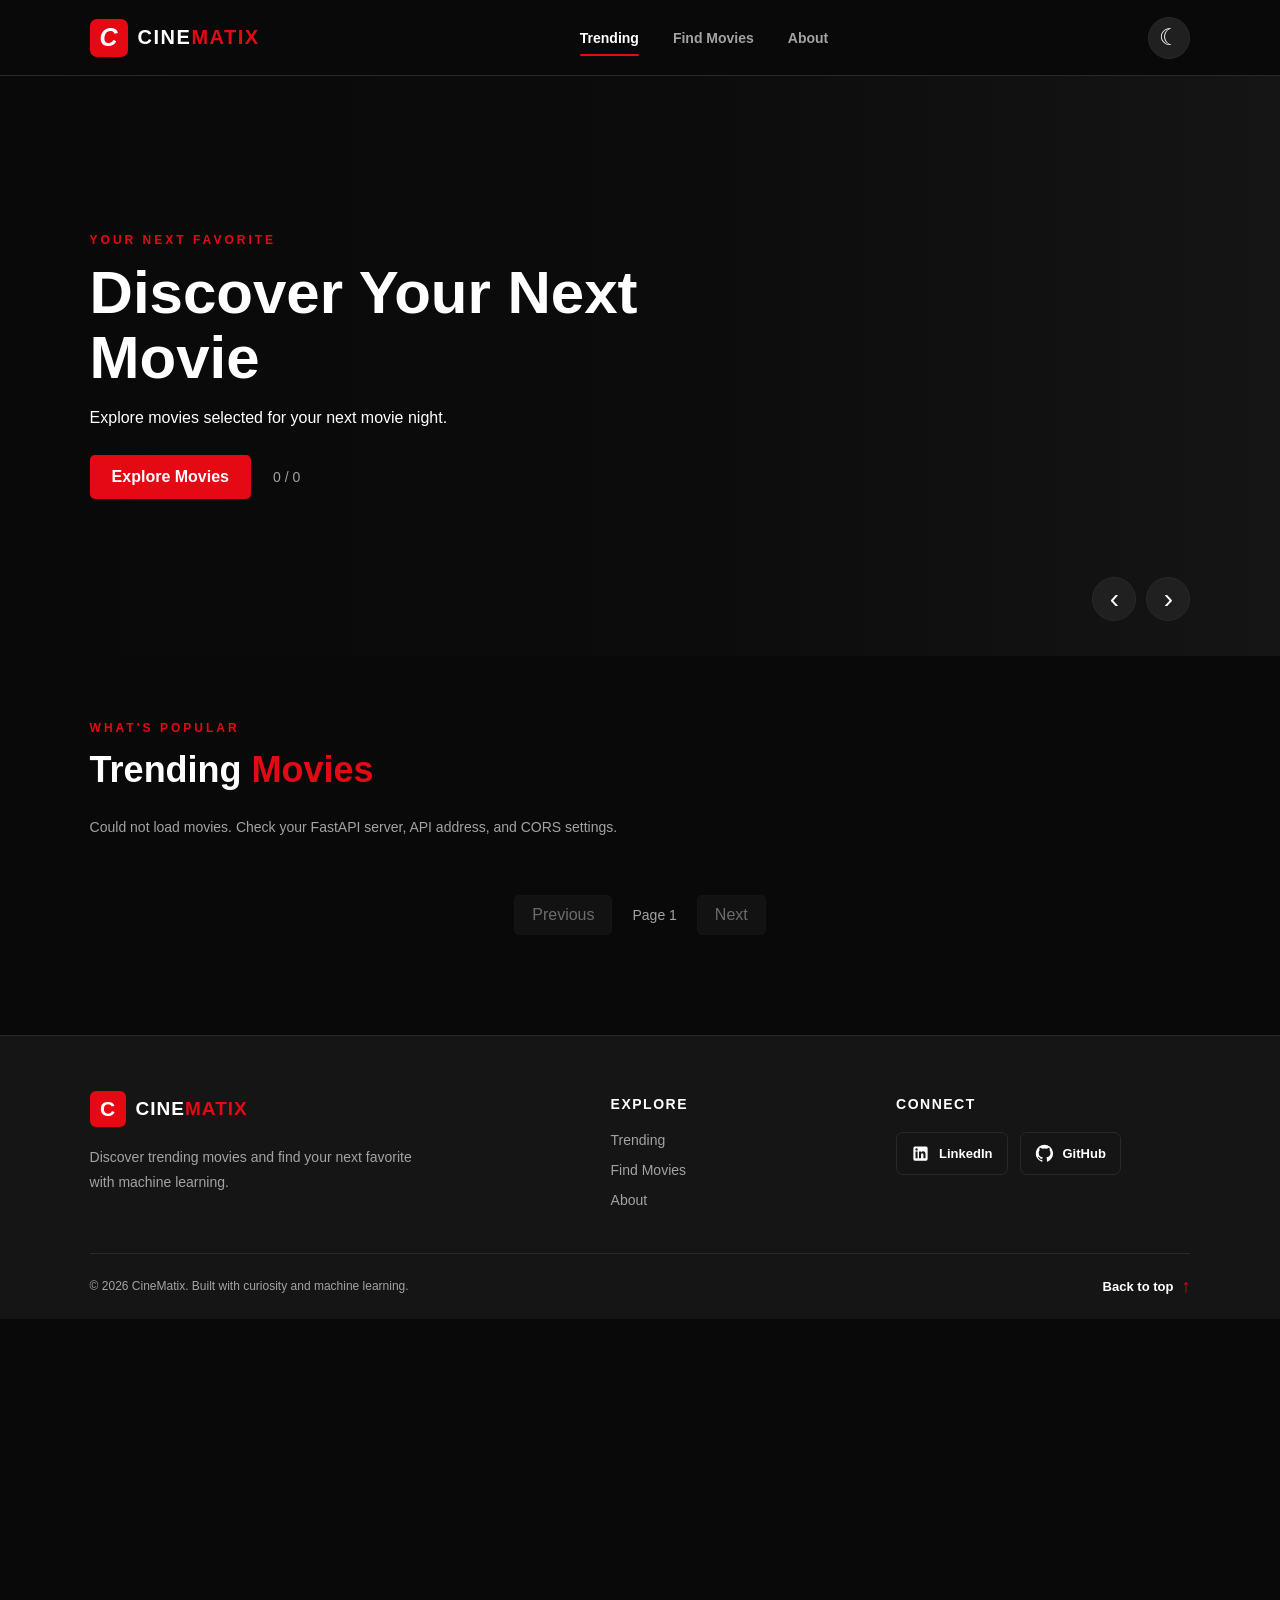
<file: index.html>
<!DOCTYPE html>
<html lang="en">
<head>
    <meta charset="UTF-8">
    <meta name="viewport" content="width=device-width, initial-scale=1.0">
    <meta http-equiv="refresh" content="0; url=pages/index.html">
    <title>CineMatix</title>
</head>
<body>
    <p>Redirecting to CineMatix...</p>
    <a href="pages/index.html">Open CineMatix</a>
</body>
</html>
</file>
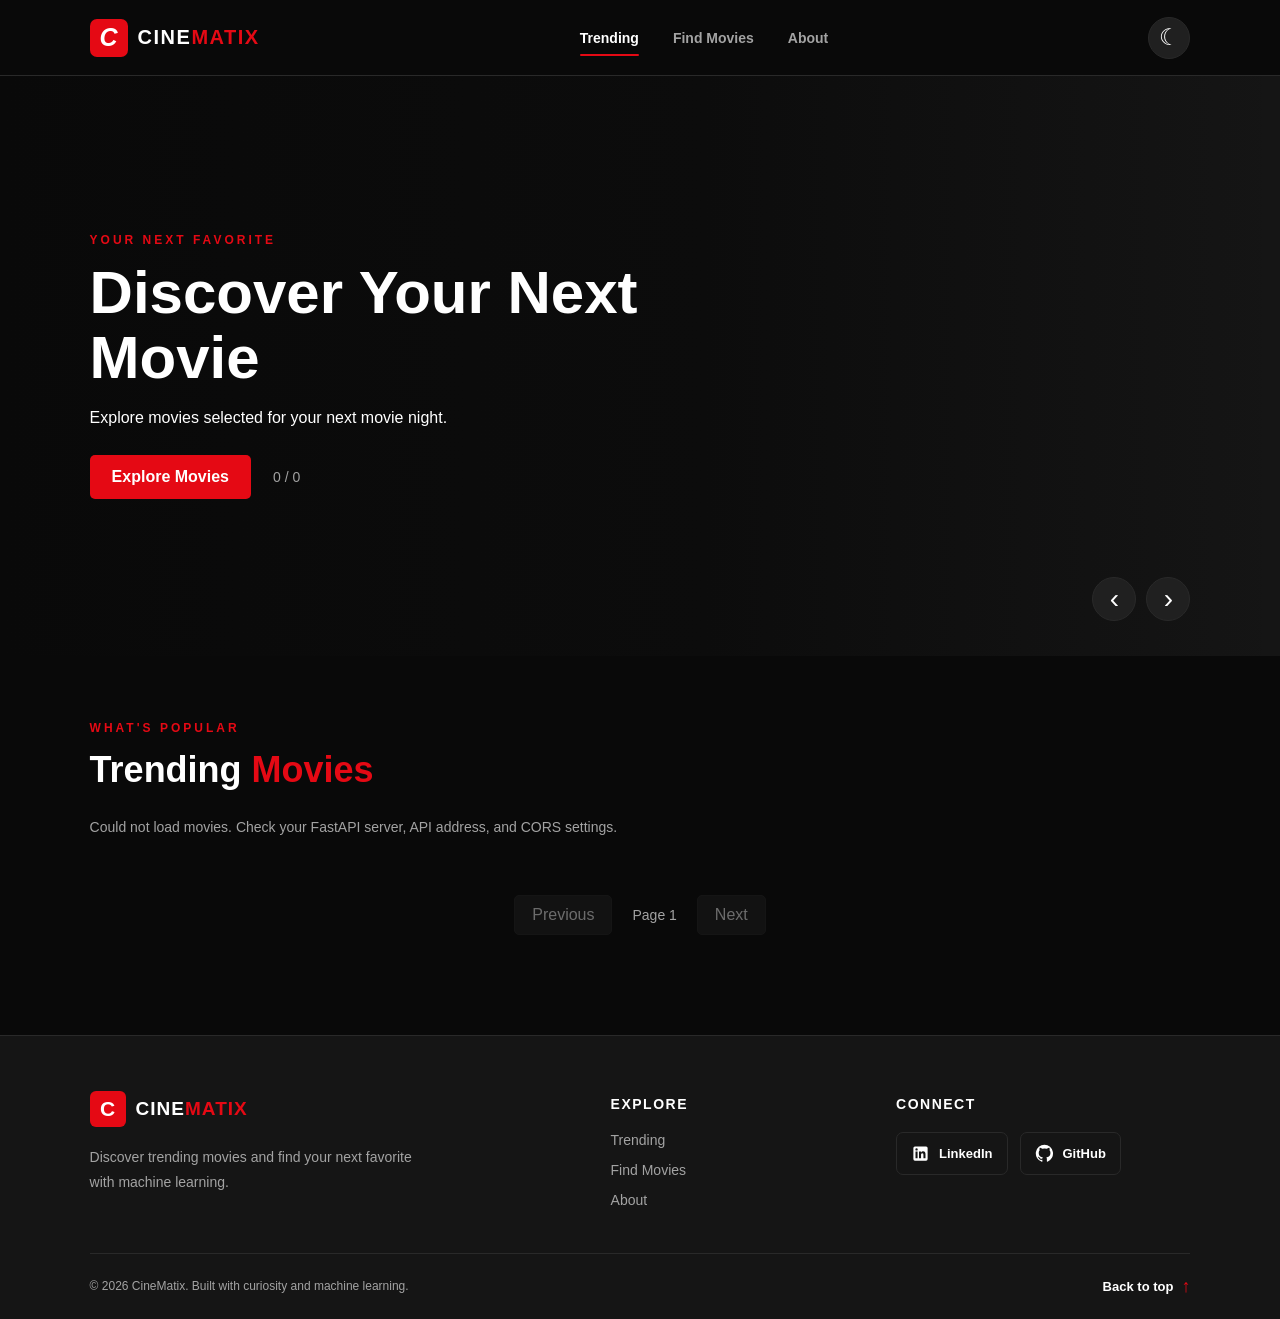
<file: pages/index.html>
<!DOCTYPE html>
<html lang="en" data-theme="dark">
<head>
    <meta charset="UTF-8">
    <meta name="viewport" content="width=device-width, initial-scale=1.0">
    <meta name="theme-color" content="#090909">

    <title>CineMatix | Movie Recommender</title>
    <meta
        name="description"
        content="Explore trending movies and discover your next favorite with CineMatix."
    >

    <!-- icon -->
    <link rel="icon" type="image/svg+xml" href="../assets/icons/favicon.svg">


    <!-- Reusable movie details modal -->
    <link rel="stylesheet" href="../stylesheets/movie_modal.css">
    <script src="../javascript/movie_modal.js" defer></script>

    <!-- Navbar styles and functionality -->
    <link rel="stylesheet" href="../stylesheets/navbar.css">
    <script src="../javascript/navbar.js" defer></script>

    <!-- Main page styles and functionality -->
    <link rel="stylesheet" href="../stylesheets/index.css">
    <script src="../javascript/index.js" defer></script>

    <!-- Footer style sheet and script -->
    <link rel="stylesheet" href="../stylesheets/footer.css">
    <script src="../javascript/footer.js" defer></script>
</head>

<body>

    <!-- Navigation -->
    <header class="navbar">
        <a href="index.html" class="logo" aria-label="CineMatix home">
            <span class="logo-icon">C</span>
            <span class="logo-text">CINE<span>MATIX</span></span>
        </a>

        <nav class="nav-links" id="nav-links" aria-label="Main navigation">
            <a href="index.html" class="nav-link active">
                Trending
            </a>

            <a href="find_movies.html" class="nav-link">
                Find Movies
            </a>

            <a href="about.html" class="nav-link">
                About
            </a>
        </nav>

        <div class="nav-actions">
            <button
                class="theme-toggle"
                id="theme-toggle"
                type="button"
                aria-label="Switch to light theme"
                title="Toggle theme"
            >
                <span id="theme-icon" aria-hidden="true">☾</span>
            </button>

            <button
                class="menu-toggle"
                id="menu-toggle"
                type="button"
                aria-label="Toggle navigation"
                aria-expanded="false"
                aria-controls="nav-links"
            >
                <span></span>
                <span></span>
                <span></span>
            </button>
        </div>
    </header>

    <main>

        <!-- Featured Movie Carousel -->
        <section
            class="hero"
            id="find-movies"
            aria-label="Featured movies"
        >
            <div
                class="hero-backdrop"
                id="hero-backdrop"
                aria-hidden="true"
            ></div>

            <div class="hero-content">
                <p class="section-eyebrow">YOUR NEXT FAVORITE</p>

                <h1 id="hero-title">
                    Discover Your Next Movie
                </h1>

                <p class="hero-description" id="hero-description">
                    Explore movies selected for your next movie night.
                </p>

                <div class="hero-actions">
                    <button
                        class="btn btn-primary"
                        id="hero-details"
                        type="button"
                    >
                        Explore Movies
                    </button>

                    <span
                        class="hero-counter"
                        id="hero-counter"
                        aria-live="polite"
                    >
                        0 / 0
                    </span>
                </div>
            </div>

            <div class="hero-controls" aria-label="Carousel controls">
                <button
                    id="hero-prev"
                    class="carousel-btn"
                    type="button"
                    aria-label="Previous movie"
                >
                    ‹
                </button>

                <button
                    id="hero-next"
                    class="carousel-btn"
                    type="button"
                    aria-label="Next movie"
                >
                    ›
                </button>
            </div>
        </section>

        <!-- Trending Movies -->
        <section
            class="trending-section"
            id="trending"
            aria-labelledby="trending-title"
        >
            <div class="section-heading">
                <div>
                    <p class="section-eyebrow">WHAT'S POPULAR</p>

                    <h2 id="trending-title">
                        Trending <span>Movies</span>
                    </h2>
                </div>

                <p
                    class="results-count"
                    id="results-count"
                    aria-live="polite"
                ></p>
            </div>

            <p
                class="api-status"
                id="trending-status"
                role="status"
                aria-live="polite"
            >
                Loading trending movies...
            </p>

            <!-- Movie cards are rendered here by JavaScript -->
            <div class="movie-grid" id="movie-grid"></div>

            <!-- Pagination -->
            <div class="pagination" id="pagination">
                <button
                    class="page-btn"
                    id="page-prev"
                    type="button"
                    disabled
                >
                    Previous
                </button>

                <span id="page-info" aria-live="polite">
                    Page 1
                </span>

                <button
                    class="page-btn"
                    id="page-next"
                    type="button"
                    disabled
                >
                    Next
                </button>
            </div>
        </section>

    </main>

    <!-- footer -->

    
<!-- Footer -->
<footer class="site-footer" id="footer">
    <div class="footer-container">

        <!-- Brand -->
        <div class="footer-brand">
            <a href="index.html" class="footer-logo" aria-label="CineMatix home">
                <span class="footer-logo-icon">C</span>
                <span class="footer-logo-text">CINE<span>MATIX</span></span>
            </a>

            <p class="footer-description">
                Discover trending movies and find your next favorite
                with machine learning.
            </p>
        </div>

        <!-- Navigation -->
        <div class="footer-navigation">
            <h3>Explore</h3>

            <nav aria-label="Footer navigation">
                <a href="index.html">Trending</a>
                <a href="find_movies.html">Find Movies</a>
                <a href="about.html">About</a>
            </nav>
        </div>

        <!-- Social links -->
        <div class="footer-social">
            <h3>Connect</h3>

            <div class="social-links">
                <a
                    href="https://www.linkedin.com/in/saad-ali-asghar"
                    class="social-link"
                    target="_blank"
                    rel="noopener noreferrer"
                    aria-label="LinkedIn profile"
                    title="LinkedIn"
                >
                    <svg viewBox="0 0 24 24" aria-hidden="true">
                        <path d="M19 3H5a2 2 0 0 0-2 2v14a2 2 0 0 0 2 2h14a2 2 0 0 0 2-2V5a2 2 0 0 0-2-2ZM8.3 18H5.7V9.5h2.6ZM7 8.3a1.5 1.5 0 1 1 0-3 1.5 1.5 0 0 1 0 3ZM18.3 18h-2.6v-4.1c0-1 0-2.2-1.4-2.2s-1.6 1.1-1.6 2.1V18h-2.6V9.5h2.5v1.2h.1a2.8 2.8 0 0 1 2.5-1.4c2.7 0 3.1 1.8 3.1 4.1Z"/>
                    </svg>
                    <span>LinkedIn</span>
                </a>

                <a
                    href="https://github.com/saadaliasghar1045-ops"
                    class="social-link"
                    target="_blank"
                    rel="noopener noreferrer"
                    aria-label="GitHub profile"
                    title="GitHub"
                >
                    <svg viewBox="0 0 24 24" aria-hidden="true">
                        <path d="M12 .9a11.1 11.1 0 0 0-3.5 21.6c.6.1.8-.2.8-.5v-2c-3.3.7-4-1.4-4-1.4-.5-1.3-1.3-1.6-1.3-1.6-1.1-.8.1-.8.1-.8 1.2.1 1.8 1.2 1.8 1.2 1.1 1.8 2.7 1.3 3.4 1 .1-.8.4-1.3.7-1.6-2.6-.3-5.3-1.3-5.3-5.8 0-1.3.5-2.3 1.2-3.1-.1-.3-.5-1.5.1-3.1 0 0 1-.3 3.2 1.2a11 11 0 0 1 5.8 0c2.2-1.5 3.2-1.2 3.2-1.2.6 1.6.2 2.8.1 3.1.8.8 1.2 1.8 1.2 3.1 0 4.5-2.7 5.5-5.3 5.8.4.3.8 1 .8 2v3c0 .3.2.6.8.5A11.1 11.1 0 0 0 12 .9Z"/>
                    </svg>
                    <span>GitHub</span>
                </a>
            </div>
        </div>

    </div>

    <!-- Bottom bar -->
    <div class="footer-bottom">
        <p>
            © <span id="footer-year"></span> CineMatix.
            Built with curiosity and machine learning.
        </p>

        <a href="#" class="back-to-top">
            Back to top <span aria-hidden="true">↑</span>
        </a>
    </div>
    
</footer>

<!-- Mount point for the reusable movie details modal -->
<div id="movie-modal-mount"></div>

</body>
</html>
</file>
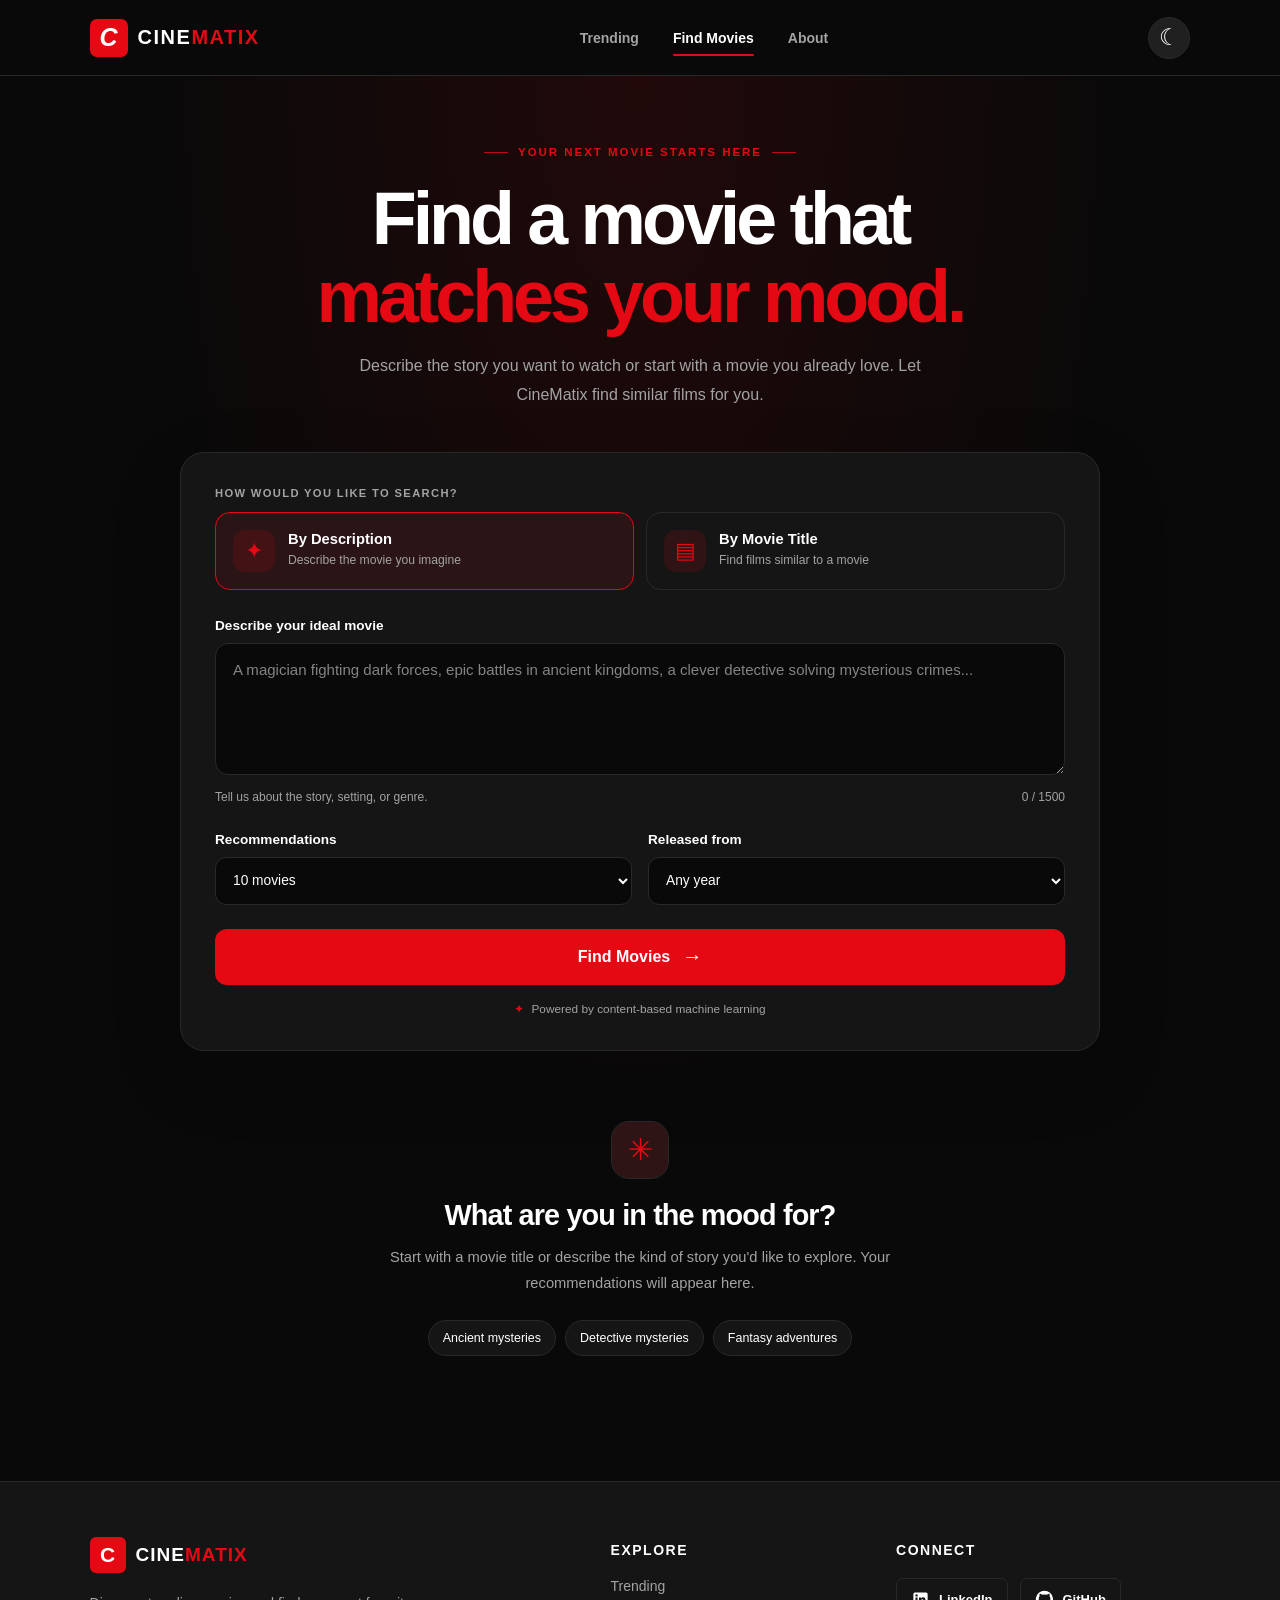
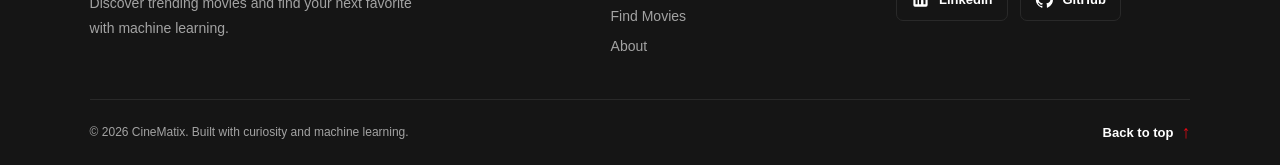
<file: pages/find_movies.html>
<!DOCTYPE html>
<html lang="en" data-theme="dark">
<head>
    <meta charset="UTF-8">
    <meta name="viewport" content="width=device-width, initial-scale=1.0">
    <meta name="theme-color" content="#090909">

    <title>Find Movies | CineMatix Movie Recommender</title>
    <meta
        name="description"
        content="Discover movies with CineMatix. Search by plot description or find similar movies using content-based machine learning."
    >
    <!-- icon -->
    <link rel="icon" type="image/svg+xml" href="../assets/icons/favicon.svg">
    
    <!-- movie modal -->
    <link rel="stylesheet" href="../stylesheets/movie_modal.css">
    <script src="../javascript/movie_modal.js" defer></script>

    <!-- Shared navbar -->
    <link rel="stylesheet" href="../stylesheets/navbar.css">
    <script src="../javascript/navbar.js" defer></script>

    <!-- Find Movies page -->
    <link rel="stylesheet" href="../stylesheets/find_movies.css">
    <script src="../javascript/find_movies.js" defer></script>

    <!-- Shared footer -->
    <link rel="stylesheet" href="../stylesheets/footer.css">
    <script src="../javascript/footer.js" defer></script>

    <script src="../javascript/index.js" defer></script>

</head>

<body id="top">

    <!-- Shared navbar -->
    <header class="navbar">
        <a href="index.html" class="logo" aria-label="CineMatix home">
            <span class="logo-icon">C</span>
            <span class="logo-text">CINE<span>MATIX</span></span>
        </a>

        <nav class="nav-links" id="nav-links" aria-label="Main navigation">
            <a href="index.html" class="nav-link">Trending</a>
            <a
                href="find_movies.html"
                class="nav-link active"
                aria-current="page"
            >Find Movies</a>
            <a href="about.html" class="nav-link">About</a>
        </nav>

        <div class="nav-actions">
            <button
                class="theme-toggle"
                id="theme-toggle"
                type="button"
                aria-label="Switch to light theme"
                title="Toggle theme"
            >
                <span id="theme-icon" aria-hidden="true">☾</span>
            </button>

            <button
                class="menu-toggle"
                id="menu-toggle"
                type="button"
                aria-label="Toggle navigation"
                aria-expanded="false"
                aria-controls="nav-links"
            >
                <span></span>
                <span></span>
                <span></span>
            </button>
        </div>
    </header>

    <main class="find-page">

        <!-- Search hero -->
        <section class="find-hero">
            <div class="find-eyebrow">
                <span class="eyebrow-line"></span>
                YOUR NEXT MOVIE STARTS HERE
                <span class="eyebrow-line"></span>
            </div>

            <h1>
                Find a movie that
                <span>matches your mood.</span>
            </h1>

            <p class="find-intro">
                Describe the story you want to watch or start with a movie
                you already love. Let CineMatix find similar films for you.
            </p>

            <!-- Search panel -->
            <section class="search-panel" aria-label="Movie search">

                <div class="search-mode-label">HOW WOULD YOU LIKE TO SEARCH?</div>

                <div class="search-modes" role="group" aria-label="Search mode">
                    <button
                        class="mode-button active"
                        type="button"
                        data-mode="description"
                        aria-pressed="true"
                    >
                        <span class="mode-icon" aria-hidden="true">✦</span>
                        <span>
                            <strong>By Description</strong>
                            <small>Describe the movie you imagine</small>
                        </span>
                    </button>

                    <button
                        class="mode-button"
                        type="button"
                        data-mode="title"
                        aria-pressed="false"
                    >
                        <span class="mode-icon" aria-hidden="true">▤</span>
                        <span>
                            <strong>By Movie Title</strong>
                            <small>Find films similar to a movie</small>
                        </span>
                    </button>
                </div>

                <form id="movie-search-form" class="movie-search-form">

                    <!-- Description mode -->
                    <div class="search-field-group" id="description-field">
                        <label for="description-input">Describe your ideal movie</label>

                        <textarea
                            id="description-input"
                            name="description"
                            rows="3"
                            maxlength="1500"
                            required
                            placeholder="A magician fighting dark forces, epic battles in ancient kingdoms, a clever detective solving mysterious crimes..."
                        ></textarea>

                        <div class="field-hint">
                            <span>Tell us about the story, setting, or genre.</span>
                            <span id="description-counter">0 / 1500</span>
                        </div>
                    </div>

                    <!-- Title mode -->
                    <div
                        class="search-field-group"
                        id="title-field"
                        hidden
                    >
                        <label for="title-input">Search for a movie</label>

                        <div class="title-input-wrap">
                            <span class="input-search-icon" aria-hidden="true">⌕</span>

                            <input
                                id="title-input"
                                type="text"
                                name="title"
                                autocomplete="off"
                                placeholder="Enter a movie title, e.g. Interstellar"
                                aria-controls="title-suggestions"
                                aria-expanded="false"
                            >
                            <button
                                type="button"
                                id="clear-title"
                                class="clear-title"
                                aria-label="Clear movie title"
                                hidden
                            >×</button>
                        </div>

                        <div
                            id="title-suggestions"
                            class="title-suggestions"
                            role="listbox"
                            aria-label="Matching movie titles"
                            hidden
                        ></div>

                        <p id="selected-title-note" class="selected-title-note" hidden>
                            <span aria-hidden="true">✓</span>
                            <span id="selected-title-text"></span>
                        </p>

                        <p class="field-hint title-hint">
                            Choose a matching title before requesting recommendations.
                        </p>
                    </div>

                    <!-- Filters -->
                    <div class="search-options">
                        <div class="option-group">
                            <label for="recommendation-count">Recommendations</label>
                            <select id="recommendation-count" name="n_recoms">
                                <option value="5">5 movies</option>
                                <option value="10" selected>10 movies</option>
                                <option value="15">15 movies</option>
                                <option value="20">20 movies</option>
                                <option value="30">30 movies</option>
                                <option value="50">50 movies</option>
                            </select>
                        </div>

                        <div class="option-group">
                            <label for="year-filter">Released from</label>
                            <select id="year-filter" name="limit_year">
                                <option value="">Any year</option>
                                <option value="2020">2020 onwards</option>
                                <option value="2015">2015 onwards</option>
                                <option value="2010">2010 onwards</option>
                                <option value="2000">2000 onwards</option>
                                <option value="1990">1990 onwards</option>
                                <option value="1980">1980 onwards</option>
                            </select>
                        </div>
                    </div>

                    <button
                        type="submit"
                        id="search-submit"
                        class="search-submit"
                    >
                        <span id="submit-label">Find Movies</span>
                        <span class="submit-arrow" aria-hidden="true">→</span>
                    </button>

                    <p class="search-privacy-note">
                        <span aria-hidden="true">✦</span>
                        Powered by content-based machine learning
                    </p>
                </form>
            </section>
        </section>

        <!-- Results -->
        <section
            id="recommendation-results"
            class="results-section"
            aria-labelledby="results-heading"
            hidden
        >
            <div class="results-header">
                <div>
                    <p class="section-eyebrow">YOUR DISCOVERIES</p>
                    <h2 id="results-heading">Recommended for you</h2>
                    <p id="results-summary" class="results-summary"></p>
                </div>

                <span id="results-count" class="results-count"></span>
            </div>

            <p id="results-status" class="results-status" role="status" aria-live="polite"></p>

            <div id="movie-results-grid" class="movie-results-grid"></div>
        </section>

        <!-- Initial empty state -->
        <section id="search-welcome" class="search-welcome">
            <div class="welcome-symbol" aria-hidden="true">✳</div>
            <h2>What are you in the mood for?</h2>
            <p>
                Start with a movie title or describe the kind of story you'd
                like to explore. Your recommendations will appear here.
            </p>

            <div class="example-searches">
                <button type="button" class="example-chip" data-example="A mysterious adventure exploring ancient ruins">
                    Ancient mysteries
                </button>
                <button type="button" class="example-chip" data-example="A clever detective solving a complex murder mystery">
                    Detective mysteries
                </button>
                <button type="button" class="example-chip" data-example="An epic fantasy adventure with magic and mythical creatures">
                    Fantasy adventures
                </button>
            </div>
        </section>

    </main>

    <!-- Shared footer -->
    <footer class="site-footer" id="footer">
        <div class="footer-container">

            <div class="footer-brand">
                <a href="index.html" class="footer-logo" aria-label="CineMatix home">
                    <span class="footer-logo-icon">C</span>
                    <span class="footer-logo-text">CINE<span>MATIX</span></span>
                </a>

                <p class="footer-description">
                    Discover trending movies and find your next
                    favorite with machine learning.
                </p>
            </div>

            <div class="footer-navigation">
                <h3>Explore</h3>
                <nav aria-label="Footer navigation">
                    <a href="index.html">Trending</a>
                    <a href="find_movies.html" aria-current="page">Find Movies</a>
                    <a href="about.html">About</a>
                </nav>
            </div>

            <div class="footer-social">
                <h3>Connect</h3>

                <div class="social-links">
                    <a
                        href="https://www.linkedin.com/in/saad-ali-asghar"
                        class="social-link"
                        target="_blank"
                        rel="noopener noreferrer"
                        aria-label="LinkedIn profile"
                        title="LinkedIn"
                    >
                        <svg viewBox="0 0 24 24" aria-hidden="true">
                            <path d="M19 3H5a2 2 0 0 0-2 2v14a2 2 0 0 0 2 2h14a2 2 0 0 0 2-2V5a2 2 0 0 0-2-2ZM8.3 18H5.7V9.5h2.6ZM7 8.3a1.5 1.5 0 1 1 0-3 1.5 1.5 0 0 1 0 3ZM18.3 18h-2.6v-4.1c0-1 0-2.2-1.4-2.2s-1.6 1.1-1.6 2.1V18h-2.6V9.5h2.5v1.2h.1a2.8 2.8 0 0 1 2.5-1.4c2.7 0 3.1 1.8 3.1 4.1Z"/>
                        </svg>
                        <span>LinkedIn</span>
                    </a>

                    <a
                        href="https://github.com/saadaliasghar1045-ops"
                        class="social-link"
                        target="_blank"
                        rel="noopener noreferrer"
                        aria-label="GitHub profile"
                        title="GitHub"
                    >
                        <svg viewBox="0 0 24 24" aria-hidden="true">
                            <path d="M12 .9a11.1 11.1 0 0 0-3.5 21.6c.6.1.8-.2.8-.5v-2c-3.3.7-4-1.4-4-1.4-.5-1.3-1.3-1.6-1.3-1.6-1.1-.8.1-.8.1-.8 1.2.1 1.8 1.2 1.8 1.2 1.1 1.8 2.7 1.3 3.4 1 .1-.8.4-1.3.7-1.6-2.6-.3-5.3-1.3-5.3-5.8 0-1.3.5-2.3 1.2-3.1-.1-.3-.5-1.5.1-3.1 0 0 1-.3 3.2 1.2a11 11 0 0 1 5.8 0c2.2-1.5 3.2-1.2 3.2-1.2.6 1.6.2 2.8.1 3.1.8.8 1.2 1.8 1.2 3.1 0 4.5-2.7 5.5-5.3 5.8.4.3.8 1 .8 2v3c0 .3.2.6.8.5A11.1 11.1 0 0 0 12 .9Z"/>
                        </svg>
                        <span>GitHub</span>
                    </a>
                </div>
            </div>

        </div>

        <div class="footer-bottom">
            <p>
                © <span id="footer-year"></span> CineMatix.
                Built with curiosity and machine learning.
            </p>

            <a href="#top" class="back-to-top">
                Back to top <span aria-hidden="true">↑</span>
            </a>
        </div>
    </footer>
    <!-- movie modal -->
     <div id="movie-modal-mount"></div>
</body>
</html>
</file>
<file: stylesheets/movie_modal.css>
/* =========================================================
   CINEMATIX — NETFLIX-INSPIRED MOVIE DETAILS MODAL
   Palette: Black, White, Grey, Red
========================================================= */

.movie-modal[hidden],
.movie-modal [hidden] {
    display: none !important;
}

.movie-modal {
    position: fixed;
    inset: 0;
    z-index: 10000;
    display: grid;
    place-items: center;
    padding: 22px;
    color: #f5f5f5;
    background: #080808;
    font-family: inherit;
    isolation: isolate;
}

.movie-modal * {
    box-sizing: border-box;
}

.movie-modal__backdrop {
    position: absolute;
    inset: 0;
    background: rgba(0, 0, 0, .88);
    backdrop-filter: blur(12px);
    animation: cmFadeIn .22s ease both;
}

.movie-modal__panel {
    position: relative;
    z-index: 1;
    width: min(100%, 1080px);
    max-height: min(94vh, 980px);
    overflow: auto;
    background: #080808;
    border: 1px solid rgba(255, 255, 255, .12);
    border-radius: 17px;
    box-shadow: 0 32px 110px rgba(0, 0, 0, .72);
    scrollbar-color: #555 #080808;
    animation: cmPanelIn .28s cubic-bezier(.2, .75, .25, 1) both;
}

.movie-modal__close {
    position: absolute;
    top: 17px;
    right: 17px;
    z-index: 10;
    display: grid;
    place-items: center;
    width: 42px;
    height: 42px;
    border: 1px solid rgba(255, 255, 255, .22);
    border-radius: 50%;
    color: #fff;
    background: rgba(0, 0, 0, .82);
    backdrop-filter: blur(10px);
    font: 300 29px/1 inherit;
    cursor: pointer;
    transition: background .2s ease, transform .2s ease;
}

.movie-modal__close:hover {
    background: #e50914;
    transform: rotate(90deg);
}

.movie-modal__close:focus-visible,
.movie-modal button:focus-visible,
.movie-modal a:focus-visible {
    outline: 2px solid #e50914;
    outline-offset: 3px;
}

/* Hero section */

.movie-modal__hero {
    position: relative;
    display: flex;
    align-items: flex-end;
    min-height: 530px;
    overflow: hidden;
    background: #111 center 28% / cover no-repeat;
}

.movie-modal__hero-shade {
    position: absolute;
    inset: 0;
    background:
        linear-gradient(
            0deg,
            #080808 0%,
            rgba(8, 8, 8, .95) 7%,
            rgba(8, 8, 8, .67) 36%,
            rgba(8, 8, 8, .08) 100%
        ),
        linear-gradient(
            90deg,
            rgba(0, 0, 0, .88) 0%,
            rgba(0, 0, 0, .64) 43%,
            rgba(0, 0, 0, .08) 100%
        ),
        linear-gradient(
            180deg,
            rgba(0, 0, 0, .25),
            transparent 30%
        );
}

.movie-modal__hero-content {
    position: relative;
    z-index: 1;
    width: min(100%, 790px);
    padding: 86px 48px 38px;
}

.movie-modal__eyebrow,
.movie-modal__section-kicker {
    margin: 0 0 12px;
    color: #e50914;
    font-size: .67rem;
    font-weight: 850;
    letter-spacing: .19em;
}

.movie-modal__eyebrow {
    display: flex;
    align-items: center;
    gap: 9px;
}

.movie-modal__eyebrow-mark {
    display: inline-block;
    width: 5px;
    height: 17px;
    border-radius: 2px;
    background: #e50914;
    box-shadow: 0 0 15px rgba(229, 9, 20, .4);
}

.movie-modal__hero h2 {
    max-width: 760px;
    margin: 0;
    color: #fff;
    font-size: clamp(2.15rem, 5.6vw, 4.45rem);
    font-weight: 900;
    line-height: 1.01;
    letter-spacing: -.052em;
    text-wrap: balance;
    overflow-wrap: anywhere;
    text-shadow: 0 3px 25px rgba(0, 0, 0, .28);
}

.movie-modal__tagline {
    margin: 12px 0 0;
    color: #ccc;
    font-size: .95rem;
    font-style: italic;
}

.movie-modal__meta {
    display: flex;
    align-items: center;
    flex-wrap: wrap;
    gap: 8px 11px;
    margin: 17px 0 13px;
    color: #ccc;
    font-size: .82rem;
}

.movie-modal__meta-item {
    display: inline-flex;
    align-items: center;
    gap: 7px;
}

.movie-modal__meta-dot {
    color: #e50914;
    font-size: 1.05rem;
}

/* Rating and stars */

.movie-modal__rating {
    display: flex;
    align-items: center;
    flex-wrap: wrap;
    gap: 7px;
    margin: 0 0 13px;
    color: #c7c7c7;
    font-size: .78rem;
}

.movie-modal__stars {
    display: inline-flex;
    align-items: center;
    gap: 2px;
}

.movie-modal__star {
    color: #e50914;
    font-size: 1.03rem;
    line-height: 1;
}

.movie-modal__stars .movie-modal__star--empty {
    color: #555;
}

#modal-rating-score {
    color: #fff;
    font-size: .95rem;
    font-weight: 850;
}

.movie-modal__rating-out-of {
    margin-left: -5px;
    color: #999;
}

.movie-modal__rating-divider {
    width: 1px;
    height: 15px;
    margin: 0 3px;
    background: rgba(255, 255, 255, .25);
}

#modal-vote-count {
    color: #c7c7c7;
}

/* Genre pills */

.movie-genres {
    display: flex;
    flex-wrap: wrap;
    gap: 6px;
    margin: 0 0 15px;
}

.movie-genre {
    display: inline-flex;
    align-items: center;
    min-height: 23px;
    padding: 3px 9px;
    border: 1px solid rgba(255, 255, 255, .2);
    border-radius: 999px;
    background: rgba(0, 0, 0, .62);
    color: #eee;
    font-size: .68rem;
    line-height: 1.25;
    white-space: nowrap;
    backdrop-filter: blur(5px);
}

.movie-modal__overview {
    display: -webkit-box;
    max-width: 700px;
    margin: 0;
    overflow: hidden;
    color: #ddd;
    font-size: .9rem;
    line-height: 1.75;
    -webkit-box-orient: vertical;
    -webkit-line-clamp: 4;
}

/* Action buttons */

.movie-modal__actions {
    display: flex;
    flex-wrap: wrap;
    gap: 10px;
    margin-top: 21px;
}

.movie-modal__button {
    display: inline-flex;
    align-items: center;
    justify-content: center;
    gap: 9px;
    min-height: 43px;
    padding: 11px 17px;
    border: 1px solid transparent;
    border-radius: 6px;
    font: inherit;
    font-size: .83rem;
    font-weight: 800;
    text-decoration: none;
    cursor: pointer;
    transition:
        transform .18s ease,
        background .18s ease,
        border-color .18s ease;
}

.movie-modal__button:hover {
    transform: translateY(-2px);
}

.movie-modal__button--primary {
    color: #fff;
    background: #e50914;
}

.movie-modal__button--primary:hover {
    background: #f6121d;
}

.movie-modal__play-icon {
    font-size: .8rem;
}

.movie-modal__button--secondary {
    color: #fff;
    background: #1c1c1c;
    border-color: rgba(255, 255, 255, .24);
}

.movie-modal__button--secondary:hover {
    background: #292929;
    border-color: rgba(229, 9, 20, .8);
}

.movie-modal__hero-bottom-line {
    position: absolute;
    right: 0;
    bottom: 0;
    left: 0;
    height: 1px;
    background: linear-gradient(
        90deg,
        transparent,
        rgba(229, 9, 20, .75),
        transparent
    );
}

/* Main body and sections */

.movie-modal__body {
    padding: 4px 48px 42px;
}

.movie-modal__status {
    margin: 10px 0 0;
    color: #c6c6c6;
    font-size: .82rem;
}

.movie-modal__section {
    margin-top: 31px;
}

.movie-modal__section-heading {
    display: flex;
    align-items: end;
    justify-content: space-between;
    gap: 15px;
    margin-bottom: 15px;
}

.movie-modal__section-heading h3 {
    margin: 0;
    color: #f5f5f5;
    font-size: 1.25rem;
    font-weight: 850;
    letter-spacing: -.025em;
}

.movie-modal__section-kicker {
    margin-bottom: 6px;
    font-size: .59rem;
    letter-spacing: .18em;
}

.movie-modal__section-note {
    color: #999;
    font-size: .72rem;
}

/* Movie facts */

.movie-modal__facts {
    display: grid;
    grid-template-columns: repeat(3, minmax(0, 1fr));
    gap: 10px;
}

.movie-modal__fact {
    min-width: 0;
    padding: 14px 15px;
    border: 1px solid rgba(255, 255, 255, .08);
    border-radius: 8px;
    background: linear-gradient(145deg, #1b1b1b, #111);
}

.movie-modal__fact-label {
    display: block;
    margin-bottom: 7px;
    color: #a6a6a6;
    font-size: .62rem;
    font-weight: 750;
    letter-spacing: .09em;
    text-transform: uppercase;
}

.movie-modal__fact-value {
    display: block;
    color: #f1f1f1;
    font-size: .84rem;
    font-weight: 700;
    line-height: 1.5;
    overflow-wrap: anywhere;
}

/* Cinematic trailer */

.movie-modal__video-stage {
    overflow: hidden;
    border: 1px solid rgba(255, 255, 255, .13);
    border-radius: 10px;
    background: #000;
}

.movie-modal__video-art {
    position: relative;
    display: grid;
    place-items: center;
    min-height: 240px;
    aspect-ratio: 16 / 7;
    overflow: hidden;
    background: #171717 center / cover no-repeat;
}

.movie-modal__video-art-shade {
    position: absolute;
    inset: 0;
    background:
        linear-gradient(
            0deg,
            rgba(0, 0, 0, .75),
            rgba(0, 0, 0, .12) 60%
        ),
        radial-gradient(
            circle,
            transparent,
            rgba(0, 0, 0, .2)
        );
}

.movie-modal__video-play {
    position: relative;
    z-index: 1;
    display: grid;
    place-items: center;
    width: 66px;
    height: 66px;
    padding-left: 4px;
    border: 1px solid rgba(255, 255, 255, .7);
    border-radius: 50%;
    color: #111;
    background: rgba(255, 255, 255, .96);
    font-size: 1.25rem;
    cursor: pointer;
    box-shadow: 0 5px 35px rgba(0, 0, 0, .4);
    transition: transform .2s ease, background .2s ease;
}

.movie-modal__video-play:hover {
    transform: scale(1.08);
    color: #fff;
    background: #e50914;
}

.movie-modal__video-caption {
    position: absolute;
    z-index: 1;
    right: 17px;
    bottom: 15px;
    left: 17px;
    display: flex;
    align-items: center;
    gap: 8px;
    color: #f4f4f4;
    font-size: .74rem;
    font-weight: 750;
    text-shadow: 0 2px 8px #000;
}

.movie-modal__video-live-dot {
    width: 6px;
    height: 6px;
    border-radius: 50%;
    background: #e50914;
    box-shadow: 0 0 10px rgba(229, 9, 20, .7);
}

.movie-modal__video {
    aspect-ratio: 16 / 9;
    background: #000;
}

.movie-modal__video iframe {
    display: block;
    width: 100%;
    height: 100%;
    min-height: 240px;
    border: 0;
}

/* Director and cast */

.movie-modal__director {
    margin: 0 0 13px;
    padding: 12px 14px;
    border-left: 2px solid #e50914;
    border-radius: 0 7px 7px 0;
    background: #171717;
    color: #ddd;
    font-size: .82rem;
}

.movie-modal__director strong {
    color: #fff;
}

.movie-modal__cast {
    display: grid;
    grid-template-columns: repeat(6, minmax(0, 1fr));
    gap: 12px;
}

.movie-modal__cast-card {
    min-width: 0;
    overflow: hidden;
    border: 1px solid rgba(255, 255, 255, .08);
    border-radius: 8px;
    background: #171717;
}

.movie-modal__cast-card img,
.movie-modal__cast-placeholder {
    display: block;
    width: 100%;
    aspect-ratio: 3 / 4;
    object-fit: cover;
    background: #242424;
}

.movie-modal__cast-placeholder {
    display: grid;
    place-items: center;
    color: #aaa;
    font-size: 1.8rem;
}

.movie-modal__cast-info {
    padding: 9px;
}

.movie-modal__cast-name {
    margin: 0;
    color: #f2f2f2;
    font-size: .72rem;
    font-weight: 800;
    line-height: 1.4;
    overflow-wrap: anywhere;
}

.movie-modal__cast-character {
    margin: 4px 0 0;
    color: #a3a3a3;
    font-size: .66rem;
    line-height: 1.45;
    overflow-wrap: anywhere;
}

/* Production companies */

.movie-modal__companies {
    display: flex;
    flex-wrap: wrap;
    gap: 8px;
}

.movie-modal__company {
    padding: 8px 11px;
    border: 1px solid rgba(255, 255, 255, .1);
    border-radius: 6px;
    background: #171717;
    color: #eee;
    font-size: .76rem;
}

/* Image gallery */

.movie-modal__images {
    display: grid;
    grid-auto-columns: minmax(230px, 1fr);
    grid-auto-flow: column;
    gap: 12px;
    overflow-x: auto;
    padding-bottom: 9px;
    scroll-snap-type: x mandatory;
}

.movie-modal__images img {
    display: block;
    width: 100%;
    aspect-ratio: 16 / 9;
    object-fit: cover;
    border-radius: 8px;
    background: #242424;
    scroll-snap-align: start;
}

/* Responsive layouts */

@media (max-width: 760px) {
    .movie-modal {
        padding: 8px;
    }

    .movie-modal__panel {
        max-height: 97vh;
        border-radius: 12px;
    }

    .movie-modal__hero {
        min-height: 530px;
    }

    .movie-modal__hero-content {
        padding: 78px 22px 27px;
    }

    .movie-modal__hero h2 {
        font-size: clamp(2rem, 10vw, 3.2rem);
    }

    .movie-modal__body {
        padding: 3px 22px 28px;
    }

    .movie-modal__facts {
        grid-template-columns: repeat(2, minmax(0, 1fr));
    }

    .movie-modal__cast {
        grid-template-columns: repeat(3, minmax(0, 1fr));
        gap: 9px;
    }

    .movie-modal__video-art {
        aspect-ratio: 16 / 9;
        min-height: 190px;
    }
}

@media (max-width: 420px) {
    .movie-modal__hero {
        min-height: 570px;
    }

    .movie-modal__hero-content {
        padding-inline: 17px;
    }

    .movie-modal__body {
        padding-inline: 17px;
    }

    .movie-modal__facts {
        gap: 8px;
    }

    .movie-modal__fact {
        padding: 11px;
    }

    .movie-modal__section-heading {
        align-items: start;
    }

    .movie-modal__section-note {
        max-width: 95px;
        text-align: right;
    }

    .movie-modal__rating {
        gap: 5px;
    }

    .movie-modal__images {
        grid-auto-columns: 84%;
    }
}

@media (prefers-reduced-motion: reduce) {
    .movie-modal *,
    .movie-modal *::before,
    .movie-modal *::after {
        animation: none !important;
        transition: none !important;
        scroll-behavior: auto !important;
    }
}

/* =========================================================
   CINEMATIX — DARK / LIGHT THEME SUPPORT
   Uses the same variables as navbar.css
========================================================= */

.movie-modal {
    /* Inherit the global theme from navbar.css */
    --modal-bg: var(--bg, #090909);
    --modal-surface: var(--surface, #151515);
    --modal-text: var(--text, #ffffff);
    --modal-muted: var(--muted, #a3a3a3);
    --modal-border: var(--border, #292929);
    --modal-accent: var(--accent, #e50914);

    color: var(--modal-text);
    background: transparent;
}

/* Keep the page behind the popup dimmed in both themes */
.movie-modal__backdrop {
    background: rgba(0, 0, 0, 0.78);
}

.movie-modal__panel {
    color: var(--modal-text);
    background: var(--modal-bg);
    border-color: var(--modal-border);
    scrollbar-color: var(--modal-muted) var(--modal-bg);
}

/* Close button remains visible over the cinematic backdrop */
.movie-modal__close {
    color: #ffffff;
    background: rgba(0, 0, 0, 0.82);
    border-color: rgba(255, 255, 255, 0.25);
}

.movie-modal__close:hover {
    background: var(--modal-accent);
}

/* Keep hero text readable over movie artwork */
.movie-modal__hero {
    background-color: var(--modal-surface);
}

.movie-modal__hero-shade {
    background:
        linear-gradient(
            0deg,
            rgba(0, 0, 0, 1) 0%,
            rgba(8, 8, 8, 0.95) 7%,
            rgba(8, 8, 8, 0.67) 36%,
            rgba(8, 8, 8, 0.08) 100%
        ),
        linear-gradient(
            90deg,
            rgba(0, 0, 0, 0.88) 0%,
            rgba(0, 0, 0, 0.64) 43%,
            rgba(0, 0, 0, 0.08) 100%
        ),
        linear-gradient(
            180deg,
            rgba(0, 0, 0, 0.25),
            transparent 30%
        );
}

/* Theme-aware text outside the hero */
.movie-modal__section-heading h3 {
    color: var(--modal-text);
}

.movie-modal__tagline,
.movie-modal__meta,
.movie-modal__rating,
.movie-modal__status,
.movie-modal__overview {
    color: var(--modal-muted);
}

/* Gold rating stars remain recognizable in both themes */
.movie-modal__star {
    color: #f5c451;
}

.movie-modal__stars .movie-modal__star--empty {
    color: var(--modal-border);
}

/* The rating number appears over the dark hero */
#modal-rating-score {
    color: #ffffff;
}

#modal-vote-count {
    color: #c7c7c7;
}

.movie-modal__rating-out-of {
    color: #999999;
}

.movie-modal__rating-divider {
    background: var(--modal-border);
}

/* Genre pills remain readable over the hero image */
.movie-genre {
    color: #ffffff;
    background: rgba(0, 0, 0, 0.62);
    border-color: rgba(255, 255, 255, 0.24);
}

/* Theme-aware movie facts */
.movie-modal__fact {
    background: var(--modal-surface);
    border-color: var(--modal-border);
}

.movie-modal__fact-label {
    color: var(--modal-muted);
}

.movie-modal__fact-value {
    color: var(--modal-text);
}

/* Trailer stays cinematic and dark in either theme */
.movie-modal__video-stage {
    background: #000000;
    border-color: var(--modal-border);
}

.movie-modal__video-art {
    background-color: #171717;
}

/* Director, cast and production details */
.movie-modal__director {
    color: var(--modal-text);
    background: var(--modal-surface);
}

.movie-modal__director strong {
    color: var(--modal-text);
}

.movie-modal__cast-card {
    background: var(--modal-surface);
    border-color: var(--modal-border);
}

.movie-modal__cast-card img,
.movie-modal__cast-placeholder {
    background: var(--modal-surface);
}

.movie-modal__cast-placeholder {
    color: var(--modal-muted);
}

.movie-modal__cast-name {
    color: var(--modal-text);
}

.movie-modal__cast-character {
    color: var(--modal-muted);
}

.movie-modal__company {
    color: var(--modal-text);
    background: var(--modal-surface);
    border-color: var(--modal-border);
}

/* Image gallery */
.movie-modal__images img {
    background: var(--modal-surface);
}

/* Secondary button uses a theme-aware surface */
.movie-modal__button--secondary {
    color: var(--modal-text);
    background: var(--modal-surface);
    border-color: var(--modal-border);
}

.movie-modal__button--secondary:hover {
    background: var(--modal-border);
    border-color: var(--modal-accent);
}

/* Section notes */
.movie-modal__section-note {
    color: var(--modal-muted);
}

/* Light theme refinements */
html[data-theme="light"] .movie-modal__fact {
    box-shadow: 0 2px 8px rgba(0, 0, 0, 0.025);
}

html[data-theme="light"] .movie-modal__cast-card {
    box-shadow: 0 2px 8px rgba(0, 0, 0, 0.035);
}

html[data-theme="light"] .movie-modal__director {
    border-left-color: var(--accent);
}

html[data-theme="light"] .movie-modal__section-heading h3 {
    color: #111111;
}

/* Accent elements follow the global theme */
.movie-modal__eyebrow,
.movie-modal__section-kicker {
    color: var(--modal-accent);
}

.movie-modal__eyebrow-mark {
    background: var(--modal-accent);
}

.movie-modal__hero-bottom-line {
    background: linear-gradient(
        90deg,
        transparent,
        var(--modal-accent),
        transparent
    );
}
</file>
<file: stylesheets/navbar.css>
/* ---------- Theme variables ---------- */

:root {
    color-scheme: dark;
    --bg: #090909;
    --surface: #151515;
    --text: #ffffff;
    --muted: #a3a3a3;
    --border: #292929;
    --accent: #e50914;
    --accent-hover: #ff1f2b;
    --toggle-bg: #202020;
}

html[data-theme="light"] {
    color-scheme: light;
    --bg: #ffffff;
    --surface: #f5f5f5;
    --text: #111111;
    --muted: #666666;
    --border: #e5e5e5;
    --accent: rgb(229, 9, 20);
    --accent-hover: #b80710;
    --toggle-bg: #f0f0f0;
}

/* ---------- Global styles ---------- */

* {
    margin: 0;
    padding: 0;
    box-sizing: border-box;
}

html {
    scroll-behavior: smooth;
    scroll-padding-top: 100px;
}

body {
    font-family: Arial, Helvetica, sans-serif;
    background: var(--bg);
    color: var(--text);
    transition: background-color 0.25s ease, color 0.25s ease;
    min-height: 100vh;
}

a {
    color: inherit;
    text-decoration: none;
}

button {
    font: inherit;
}

/* ---------- Navigation bar ---------- */

.navbar {
    width: 100%;
    min-height: 76px;
    padding: 0 7%;
    display: flex;
    align-items: center;
    justify-content: space-between;
    gap: 30px;

    background: var(--bg);
    border-bottom: 1px solid var(--border);

    position: sticky;
    top: 0;
    z-index: 1000;

    transition: background-color 0.25s ease,
                border-color 0.25s ease;
}

/* ---------- Logo ---------- */

.logo {
    display: inline-flex;
    align-items: center;
    gap: 10px;
    flex-shrink: 0;
}

.logo-icon {
    width: 38px;
    height: 38px;
    display: grid;
    place-items: center;

    background: var(--accent);
    color: #ffffff;
    border-radius: 7px;

    font-size: 25px;
    font-weight: 900;
    font-style: italic;
}

.logo-text {
    font-size: 20px;
    font-weight: 900;
    letter-spacing: 1.5px;
}

.logo-text span {
    color: var(--accent);
}

/* ---------- Navigation links ---------- */

.nav-links {
    display: flex;
    align-items: center;
    justify-content: center;
    gap: 34px;
}

.nav-link {
    position: relative;
    padding: 28px 0;
    color: var(--muted);
    font-size: 14px;
    font-weight: 600;
    transition: color 0.2s ease;
}

.nav-link:hover,
.nav-link.active {
    color: var(--text);
}

.nav-link.active::after {
    content: "";
    position: absolute;
    left: 0;
    right: 0;
    bottom: 18px;
    height: 2px;
    border-radius: 2px;
    background: var(--accent);
}

.nav-link:hover {
    color: var(--accent);
}

/* ---------- Right-side actions ---------- */

.nav-actions {
    display: flex;
    align-items: center;
    gap: 12px;
}

.theme-toggle {
    width: 42px;
    height: 42px;
    display: grid;
    place-items: center;

    background: var(--toggle-bg);
    color: var(--text);
    border: 1px solid var(--border);
    border-radius: 50%;

    font-size: 23px;
    cursor: pointer;

    transition: transform 0.2s ease,
                background-color 0.25s ease,
                border-color 0.25s ease;
}

.theme-toggle:hover {
    transform: rotate(-12deg);
    border-color: var(--accent);
}

/* ---------- Keyboard accessibility ---------- */

.theme-toggle:focus-visible,
.menu-toggle:focus-visible,
.nav-link:focus-visible {
    outline: 2px solid var(--accent);
    outline-offset: 4px;
}

/* ---------- Mobile menu button ---------- */

.menu-toggle {
    display: none;
    width: 42px;
    height: 42px;
    padding: 10px;

    background: transparent;
    border: 1px solid var(--border);
    border-radius: 8px;
    cursor: pointer;

    flex-direction: column;
    justify-content: center;
    gap: 5px;
}

.menu-toggle span {
    display: block;
    height: 2px;
    width: 100%;
    background: var(--text);
    border-radius: 3px;
}

/* ---------- Responsive navbar ---------- */

@media (max-width: 760px) {
    .navbar {
        min-height: 68px;
        padding: 0 5%;
        gap: 12px;
    }

    .logo-icon {
        width: 34px;
        height: 34px;
        font-size: 22px;
    }

    .logo-text {
        font-size: 17px;
        letter-spacing: 1px;
    }

    .nav-actions {
        margin-left: auto;
    }

    .menu-toggle {
        display: flex;
    }

    .nav-links {
        display: none;
        position: absolute;
        top: calc(100% + 1px);
        left: 0;
        right: 0;

        padding: 12px 5% 20px;
        background: var(--bg);
        border-bottom: 1px solid var(--border);

        flex-direction: column;
        align-items: stretch;
        gap: 0;
    }

    .nav-links.open {
        display: flex;
    }

    .nav-link {
        padding: 15px 0;
    }

    .nav-link.active::after {
        left: auto;
        right: 0;
        bottom: 50%;
        transform: translateY(50%);
        width: 5px;
        height: 5px;
        border-radius: 50%;
    }
}

/* ---------- Reduced motion accessibility ---------- */

@media (prefers-reduced-motion: reduce) {
    *,
    *::before,
    *::after {
        scroll-behavior: auto !important;
        transition-duration: 0.01ms !important;
    }
}
</file>
<file: stylesheets/index.css>
/* ---------- Featured carousel ---------- */


/* ---------- Fixed-size featured carousel ---------- */



.hero {
    height: 580px;
    min-height: 580px;
    width: 100%;
    position: relative;
    overflow: hidden;
    display: flex;
    align-items: center;
    padding: 65px 7%;
    background: var(--bg);
    isolation: isolate;
}

.hero-backdrop {
    position: absolute;
    inset: 0;
    width: 100%;
    height: 100%;
    z-index: -2;

    background-color: var(--surface);
    background-position: center 25%;
    background-size: cover;
    background-repeat: no-repeat;

    opacity: 1;
    transition: opacity 0.3s ease;
    will-change: background-image;
}

.hero::after {
    content: "";
    position: absolute;
    inset: 0;
    z-index: -1;
    pointer-events: none;

    background: linear-gradient(
        90deg,
        var(--bg) 0%,
        color-mix(in srgb, var(--bg) 75%, transparent) 55%,
        transparent 100%
    );
}

.hero-content {
    width: 100%;
    max-width: 620px;
    position: relative;
    z-index: 1;
}

.hero-description {
    display: -webkit-box;
    -webkit-box-orient: vertical;
    -webkit-line-clamp: 3;
    overflow: hidden;
}


.section-eyebrow {
    color: var(--accent);
    font-size: 12px;
    font-weight: 800;
    letter-spacing: 3px;
    margin-bottom: 14px;
}

.hero h1 {
    font-size: clamp(34px, 5vw, 60px);
    line-height: 1.08;
    margin-bottom: 18px;
}


.hero-actions {
    display: flex;
    align-items: center;
    gap: 22px;
    margin-top: 28px;
}

.btn,
.carousel-btn,
.page-btn {
    border: 0;
    cursor: pointer;
    transition: background 0.2s ease, transform 0.2s ease;
}

.btn-primary {
    padding: 13px 22px;
    border-radius: 5px;
    background: var(--accent);
    color: white;
    font-weight: 700;
}

.btn-primary:hover {
    background: var(--accent-hover);
    transform: translateY(-2px);
}

.hero-counter {
    color: var(--muted);
    font-size: 14px;
    font-variant-numeric: tabular-nums;
}

.hero-controls {
    position: absolute;
    right: 7%;
    bottom: 35px;
    display: flex;
    gap: 10px;
}

.carousel-btn {
    width: 44px;
    height: 44px;
    border: 1px solid var(--border);
    border-radius: 50%;
    background: var(--toggle-bg);
    color: var(--text);
    font-size: 28px;
}

.carousel-btn:hover {
    background: var(--accent);
    color: white;
}

/* ---------- Trending section ---------- */

.trending-section {
    padding: 65px 7%;
}

.section-heading {
    display: flex;
    align-items: end;
    justify-content: space-between;
    gap: 20px;
    margin-bottom: 28px;
}

.section-heading h2,
.about-section h2 {
    font-size: clamp(26px, 3vw, 36px);
}

.section-heading h2 span,
.about-section h2 span {
    color: var(--accent);
}

.results-count,
.api-status {
    color: var(--muted);
    font-size: 14px;
}

.api-status {
    margin-bottom: 20px;
}


/* ---------- Trending Movie Cards ---------- */

.movie-grid {
    display: grid;
    grid-template-columns: repeat(5, minmax(0, 1fr));
    gap: 28px 18px;
    align-items: stretch;
}

.movie-card {
    min-width: 0;
    display: flex;
    flex-direction: column;
    height: 100%;
    cursor: default;
    transition: transform 0.25s ease;
}

.movie-card:hover {
    transform: translateY(-4px);
}

/* Consistent poster dimensions */
.movie-poster,
.poster-placeholder {
    width: 100%;
    aspect-ratio: 2 / 3;
    flex-shrink: 0;
    display: block;
    object-fit: cover;
    background: var(--surface);
    border: 1px solid var(--border);
    border-radius: 8px;
    overflow: hidden;
}

.poster-placeholder {
    display: grid;
    place-items: center;
    text-align: center;
    padding: 12px;
    color: var(--muted);
}

/* Give every title the same reserved height */
.movie-title {
    margin-top: 12px;
    font-size: 14px;
    line-height: 1.5;
    font-weight: 700;
    overflow-wrap: anywhere;

    /* Maximum two lines, consistent card layout */
    display: -webkit-box;
    -webkit-box-orient: vertical;
    -webkit-line-clamp: 2;
    line-clamp: 2;
    overflow: hidden;

    min-height: calc(1.5em * 2);
}

/* Reserve space for the release year */
.movie-meta {
    margin-top: 5px;
    color: var(--muted);
    font-size: 12px;
    line-height: 1.5;
    min-height: 18px;
}

/* ---------- Red Explore Button ---------- */

.movie-card .explore-movie-button {
    display: flex;
    align-items: center;
    justify-content: center;

    width: 100%;
    min-height: 42px;
    margin-top: auto;
    padding: 11px 14px;

    font-family: inherit;
    font-size: 0.9rem;
    font-weight: 700;
    letter-spacing: 0.3px;

    color: #ffffff;
    background: linear-gradient(135deg, #cf0202d7, #be0000d2);

    border: 1px solid rgba(255, 255, 255, 0.14);
    border-radius: 8px;

    cursor: pointer;
    box-shadow: 0 4px 12px rgba(185, 28, 28, 0.18);

    transition:
        background 0.2s ease,
        box-shadow 0.2s ease,
        transform 0.2s ease;
}

.movie-card .explore-movie-button:hover:not(:disabled) {
    background: linear-gradient(135deg, #cf0202, #be0000);
    box-shadow: 0 6px 18px rgba(220, 38, 38, 0.3);
    transform: translateY(-2px);
}

.movie-card .explore-movie-button:active:not(:disabled) {
    transform: translateY(0);
    box-shadow: none;
}

.movie-card .explore-movie-button:focus-visible {
    outline: 3px solid #fca5a5;
    outline-offset: 3px;
}

.movie-card .explore-movie-button:disabled {
    opacity: 0.45;
    cursor: not-allowed;
    box-shadow: none;
}

/* ---------- Responsive Grid ---------- */

@media (max-width: 1000px) {
    .movie-grid {
        grid-template-columns: repeat(4, minmax(0, 1fr));
    }
}

@media (max-width: 760px) {
    .movie-grid {
        grid-template-columns: repeat(3, minmax(0, 1fr));
        gap: 24px 12px;
    }
}

@media (max-width: 420px) {
    .movie-grid {
        grid-template-columns: repeat(2, minmax(0, 1fr));
        gap: 22px 12px;
    }

    .movie-card .explore-movie-button {
        min-height: 40px;
        padding: 10px 8px;
        font-size: 0.85rem;
    }
}

/* Respect reduced-motion preferences */
@media (prefers-reduced-motion: reduce) {
    .movie-card,
    .movie-card .explore-movie-button {
        transition: none;
    }

    .movie-card:hover,
    .movie-card .explore-movie-button:hover:not(:disabled) {
        transform: none;
    }
}

.pagination {
    display: flex;
    align-items: center;
    justify-content: center;
    gap: 20px;
    margin-top: 40px;
}

.page-btn {
    padding: 10px 17px;
    background: var(--toggle-bg);
    border: 1px solid var(--border);
    color: var(--text);
    border-radius: 5px;
}

.page-btn:not(:disabled):hover {
    background: var(--accent);
    color: white;
}

.page-btn:disabled {
    opacity: 0.4;
    cursor: not-allowed;
}

#page-info {
    color: var(--muted);
    font-size: 14px;
}

/* ---------- About ---------- */

.about-section {
    padding: 75px 7%;
    border-top: 1px solid var(--border);
}

.about-section p:last-child {
    max-width: 550px;
    margin-top: 16px;
    color: var(--muted);
    line-height: 1.7;
}

/* ---------- Responsive layout ---------- */

@media (max-width: 1000px) {
    .movie-grid {
        grid-template-columns: repeat(4, minmax(0, 1fr));
    }
}

@media (max-width: 760px) {
    .hero {
        min-height: 430px;
        padding: 50px 5%;
    }

    .hero-controls {
        right: 5%;
        bottom: 20px;
    }

    .hero::after {
        background: linear-gradient(
            0deg,
            var(--bg) 0%,
            color-mix(in srgb, var(--bg) 70%, transparent) 100%
        );
    }

    .trending-section,
    .about-section {
        padding: 45px 5%;
    }

    .movie-grid {
        grid-template-columns: repeat(3, minmax(0, 1fr));
        gap: 22px 12px;
    }

    .section-heading {
        align-items: start;
        flex-direction: column;
    }
}

@media (max-width: 420px) {
    .movie-grid {
        grid-template-columns: repeat(2, minmax(0, 1fr));
    }

    .hero-description {
        font-size: 14px;
    }

    .pagination {
        gap: 12px;
    }

    .page-btn {
        padding: 9px 11px;
    }
}

/* Light theme: softer overlay that preserves image brightness */
html[data-theme="light"] .hero::after {
    background: linear-gradient(
        90deg,
        rgba(255, 255, 255, 0.82) 0%,
        rgba(255, 255, 255, 0.48) 42%,
        rgba(255, 255, 255, 0.08) 100%
    );
}

/* Mobile layout */
@media (max-width: 760px) {
    .hero::after {
        background: linear-gradient(
            0deg,
            rgba(9, 9, 9, 0.88) 0%,
            rgba(9, 9, 9, 0.35) 65%,
            rgba(9, 9, 9, 0.12) 100%
        );
    }

    html[data-theme="light"] .hero::after {
        background: linear-gradient(
            0deg,
            rgba(255, 255, 255, 0.88) 0%,
            rgba(255, 255, 255, 0.40) 65%,
            rgba(255, 255, 255, 0.08) 100%
        );
    }
}


/* Over riding the card styling */
</file>
<file: stylesheets/footer.css>
/* ---------- CineMatix Footer ---------- */

.site-footer {
    --footer-accent: var(--accent);

    margin-top: 35px;
    padding: 55px 7% 0;
    background: var(--surface);
    border-top: 1px solid var(--border);
    color: var(--text);
}

.footer-container {
    display: grid;
    grid-template-columns: 1.6fr 0.8fr 1fr;
    gap: 50px;
    max-width: 1400px;
    margin: 0 auto;
    padding-bottom: 45px;
}

/* Brand */

.footer-logo {
    display: inline-flex;
    align-items: center;
    gap: 10px;
    text-decoration: none;
    color: var(--text);
}

.footer-logo-icon {
    display: grid;
    place-items: center;
    width: 36px;
    height: 36px;
    background: var(--footer-accent);
    color: #fff;
    border-radius: 6px;
    font-size: 21px;
    font-weight: 900;
}

.footer-logo-text {
    font-size: 19px;
    font-weight: 900;
    letter-spacing: 1px;
}

.footer-logo-text span {
    color: var(--footer-accent);
}

.footer-description {
    max-width: 330px;
    margin-top: 18px;
    color: var(--muted);
    font-size: 14px;
    line-height: 1.8;
}

/* Navigation and social headings */

.footer-navigation h3,
.footer-social h3 {
    margin: 5px 0 20px;
    font-size: 14px;
    font-weight: 800;
    letter-spacing: 1.5px;
    text-transform: uppercase;
}

.footer-navigation nav {
    display: flex;
    flex-direction: column;
    align-items: flex-start;
    gap: 14px;
}

.footer-navigation a {
    color: var(--muted);
    text-decoration: none;
    font-size: 14px;
    transition: color 0.2s ease, transform 0.2s ease;
}

.footer-navigation a:hover {
    color: var(--footer-accent);
    transform: translateX(4px);
}

/* Social links */

.social-links {
    display: flex;
    flex-wrap: wrap;
    gap: 12px;
}

.social-link {
    display: inline-flex;
    align-items: center;
    gap: 9px;
    padding: 11px 14px;
    border: 1px solid var(--border);
    border-radius: 7px;
    color: var(--text);
    text-decoration: none;
    font-size: 13px;
    font-weight: 600;
    transition:
        background 0.2s ease,
        border-color 0.2s ease,
        transform 0.2s ease;
}

.social-link svg {
    width: 19px;
    height: 19px;
    fill: currentColor;
}

.social-link:hover {
    background: var(--toggle-bg);
    border-color: var(--footer-accent);
    transform: translateY(-3px);
}

.social-link:focus-visible,
.footer-navigation a:focus-visible,
.back-to-top:focus-visible,
.footer-logo:focus-visible {
    outline: 2px solid var(--footer-accent);
    outline-offset: 4px;
}

/* Bottom bar */

.footer-bottom {
    display: flex;
    align-items: center;
    justify-content: space-between;
    gap: 20px;
    max-width: 1400px;
    margin: 0 auto;
    padding: 22px 0;
    border-top: 1px solid var(--border);
}

.footer-bottom p {
    color: var(--muted);
    font-size: 12px;
    line-height: 1.7;
}

.back-to-top {
    display: inline-flex;
    align-items: center;
    gap: 8px;
    flex-shrink: 0;
    color: var(--text);
    text-decoration: none;
    font-size: 13px;
    font-weight: 700;
    transition: color 0.2s ease;
}

.back-to-top span {
    color: var(--footer-accent);
    font-size: 18px;
}

.back-to-top:hover {
    color: var(--footer-accent);
}

/* ---------- Responsive layout ---------- */

@media (max-width: 850px) {
    .site-footer {
        padding-right: 5%;
        padding-left: 5%;
    }

    .footer-container {
        grid-template-columns: 1fr 1fr;
        gap: 35px;
    }

    .footer-brand {
        grid-column: 1 / -1;
    }
}

@media (max-width: 520px) {
    .site-footer {
        margin-top: 20px;
        padding-top: 38px;
    }

    .footer-container {
        grid-template-columns: 1fr;
        gap: 32px;
        padding-bottom: 30px;
    }

    .footer-brand {
        grid-column: auto;
    }

    .footer-navigation h3,
    .footer-social h3 {
        margin-bottom: 15px;
    }

    .footer-bottom {
        align-items: flex-start;
        flex-direction: column;
        gap: 12px;
        padding: 18px 0;
    }

    .social-links {
        gap: 10px;
    }
}
</file>
<file: stylesheets/find_movies.css>
/* =========================================
   CINEMATIX — FIND MOVIES
========================================= */

.find-page {
    min-height: 65vh;
    padding: 70px 24px 90px;
    color: var(--text);
    background:
        radial-gradient(
            ellipse at 50% 0%,
            color-mix(in srgb, var(--accent) 11%, transparent),
            transparent 55%
        ),
        var(--bg);
}

.find-hero {
    width: min(100%, 920px);
    margin: 0 auto;
    text-align: center;
}

.find-eyebrow,
.section-eyebrow {
    display: flex;
    align-items: center;
    justify-content: center;
    gap: 10px;
    color: var(--accent);
    font-size: 0.72rem;
    font-weight: 800;
    letter-spacing: 0.17em;
}

.eyebrow-line {
    width: 24px;
    height: 1px;
    background: var(--accent);
    opacity: 0.8;
}

.find-hero h1 {
    max-width: 780px;
    margin: 22px auto 16px;
    font-size: clamp(2.4rem, 6vw, 4.6rem);
    line-height: 1.06;
    letter-spacing: -0.055em;
    font-weight: 800;
}

.find-hero h1 span {
    display: block;
    color: var(--accent);
}

.find-intro {
    max-width: 620px;
    margin: 0 auto;
    color: var(--muted);
    font-size: 1rem;
    line-height: 1.8;
}

/* Search panel */

.search-panel {
    margin-top: 42px;
    padding: clamp(18px, 4vw, 34px);
    text-align: left;
    background: var(--surface);
    border: 1px solid var(--border);
    border-radius: 24px;
    box-shadow: 0 24px 75px rgba(0, 0, 0, 0.12);
}

.search-mode-label {
    margin-bottom: 13px;
    color: var(--muted);
    font-size: 0.7rem;
    font-weight: 800;
    letter-spacing: 0.12em;
}

.search-modes {
    display: grid;
    grid-template-columns: repeat(2, minmax(0, 1fr));
    gap: 12px;
    margin-bottom: 28px;
}

.mode-button {
    display: flex;
    align-items: center;
    gap: 13px;
    min-width: 0;
    padding: 17px;
    text-align: left;
    color: var(--text);
    background: transparent;
    border: 1px solid var(--border);
    border-radius: 15px;
    cursor: pointer;
    transition:
        border-color 0.2s ease,
        background 0.2s ease,
        transform 0.2s ease;
}

.mode-button:hover {
    border-color: var(--accent);
    transform: translateY(-1px);
}

.mode-button.active {
    background: color-mix(in srgb, var(--accent) 10%, var(--surface));
    border-color: var(--accent);
}

.mode-icon {
    display: grid;
    flex: 0 0 42px;
    width: 42px;
    height: 42px;
    place-items: center;
    color: var(--accent);
    background: color-mix(in srgb, var(--accent) 13%, transparent);
    border-radius: 12px;
    font-size: 1.4rem;
}

.mode-button strong,
.mode-button small {
    display: block;
}

.mode-button strong {
    font-size: 0.92rem;
    font-weight: 750;
}

.mode-button small {
    margin-top: 5px;
    color: var(--muted);
    font-size: 0.76rem;
    line-height: 1.45;
}

/* Search inputs */

.search-field-group {
    position: relative;
}

.search-field-group label,
.option-group label {
    display: block;
    margin-bottom: 10px;
    color: var(--text);
    font-size: 0.85rem;
    font-weight: 700;
}

.search-field-group textarea,
.title-input-wrap input {
    width: 100%;
    color: var(--text);
    background: var(--bg);
    border: 1px solid var(--border);
    border-radius: 13px;
    outline: none;
    transition:
        border-color 0.2s ease,
        box-shadow 0.2s ease;
}

.search-field-group textarea {
    min-height: 132px;
    padding: 17px;
    resize: vertical;
    line-height: 1.7;
    font: inherit;
    font-size: 0.94rem;
}

.search-field-group textarea:focus,
.title-input-wrap:focus-within input {
    border-color: var(--accent);
    box-shadow: 0 0 0 3px color-mix(in srgb, var(--accent) 16%, transparent);
}

.search-field-group textarea::placeholder,
.title-input-wrap input::placeholder {
    color: var(--muted);
    opacity: 0.8;
}

.field-hint {
    display: flex;
    justify-content: space-between;
    gap: 12px;
    margin-top: 9px;
    color: var(--muted);
    font-size: 0.75rem;
    line-height: 1.5;
}

.title-input-wrap {
    position: relative;
}

.title-input-wrap input {
    min-height: 58px;
    padding: 0 48px 0 48px;
    font: inherit;
    font-size: 0.95rem;
}

.input-search-icon {
    position: absolute;
    top: 50%;
    left: 17px;
    z-index: 1;
    color: var(--muted);
    font-size: 1.7rem;
    transform: translateY(-54%);
    pointer-events: none;
}

.clear-title {
    position: absolute;
    top: 50%;
    right: 12px;
    width: 32px;
    height: 32px;
    color: var(--muted);
    background: transparent;
    border: 0;
    border-radius: 8px;
    font-size: 1.5rem;
    cursor: pointer;
    transform: translateY(-50%);
}

.clear-title:hover {
    color: var(--text);
    background: color-mix(in srgb, var(--text) 8%, transparent);
}

/* Matched title suggestions */

.title-suggestions {
    position: absolute;
    top: calc(100% + 7px);
    left: 0;
    right: 0;
    z-index: 20;
    max-height: 245px;
    overflow-y: auto;
    padding: 6px;
    background: var(--surface);
    border: 1px solid var(--border);
    border-radius: 13px;
    box-shadow: 0 16px 42px rgba(0, 0, 0, 0.24);
}

.title-suggestion {
    display: flex;
    width: 100%;
    align-items: center;
    gap: 11px;
    padding: 13px 12px;
    color: var(--text);
    text-align: left;
    background: transparent;
    border: 0;
    border-radius: 9px;
    cursor: pointer;
}

.title-suggestion:hover,
.title-suggestion:focus-visible {
    background: color-mix(in srgb, var(--accent) 12%, var(--surface));
    outline: none;
}

.suggestion-symbol {
    display: grid;
    flex: 0 0 34px;
    width: 34px;
    height: 34px;
    place-items: center;
    color: var(--accent);
    background: color-mix(in srgb, var(--accent) 12%, transparent);
    border-radius: 9px;
}

.suggestion-title {
    font-size: 0.88rem;
    font-weight: 650;
}

.suggestion-help {
    padding: 12px;
    color: var(--muted);
    font-size: 0.82rem;
    line-height: 1.6;
}

.selected-title-note {
    display: flex;
    align-items: center;
    gap: 8px;
    margin: 12px 0 0;
    color: var(--accent);
    font-size: 0.84rem;
    font-weight: 650;
}

.title-hint {
    margin-bottom: 0;
}

/* Options */

.search-options {
    display: grid;
    grid-template-columns: repeat(2, minmax(0, 1fr));
    gap: 16px;
    margin-top: 26px;
}

.option-group select {
    width: 100%;
    min-height: 48px;
    padding: 0 13px;
    color: var(--text);
    background: var(--bg);
    border: 1px solid var(--border);
    border-radius: 11px;
    font: inherit;
    font-size: 0.86rem;
    outline: none;
}

.option-group select:focus {
    border-color: var(--accent);
}

.search-submit {
    display: flex;
    width: 100%;
    min-height: 56px;
    align-items: center;
    justify-content: center;
    gap: 12px;
    margin-top: 24px;
    padding: 14px 20px;
    color: #fff;
    background: var(--accent);
    border: 1px solid transparent;
    border-radius: 12px;
    font: inherit;
    font-weight: 800;
    cursor: pointer;
    transition:
        background 0.2s ease,
        transform 0.2s ease,
        opacity 0.2s ease;
}

.search-submit:hover:not(:disabled) {
    background: var(--accent-hover);
    transform: translateY(-1px);
}

.search-submit:disabled {
    cursor: wait;
    opacity: 0.7;
}

.submit-arrow {
    font-size: 1.25rem;
}

.search-privacy-note {
    display: flex;
    align-items: center;
    justify-content: center;
    gap: 7px;
    margin: 17px 0 0;
    color: var(--muted);
    font-size: 0.74rem;
}

.search-privacy-note span {
    color: var(--accent);
}

/* Welcome state */

.search-welcome {
    max-width: 700px;
    margin: 70px auto 0;
    text-align: center;
}

.welcome-symbol {
    display: grid;
    width: 58px;
    height: 58px;
    margin: 0 auto 20px;
    place-items: center;
    color: var(--accent);
    background: color-mix(in srgb, var(--accent) 12%, var(--surface));
    border: 1px solid var(--border);
    border-radius: 18px;
    font-size: 1.9rem;
}

.search-welcome h2 {
    margin: 0 0 12px;
    font-size: clamp(1.35rem, 3vw, 1.8rem);
    letter-spacing: -0.03em;
}

.search-welcome > p {
    max-width: 560px;
    margin: 0 auto;
    color: var(--muted);
    font-size: 0.92rem;
    line-height: 1.8;
}

.example-searches {
    display: flex;
    flex-wrap: wrap;
    justify-content: center;
    gap: 9px;
    margin-top: 23px;
}

.example-chip {
    padding: 10px 14px;
    color: var(--text);
    background: var(--surface);
    border: 1px solid var(--border);
    border-radius: 999px;
    font: inherit;
    font-size: 0.78rem;
    cursor: pointer;
    transition: border-color 0.2s ease, color 0.2s ease;
}

.example-chip:hover {
    color: var(--accent);
    border-color: var(--accent);
}

/* Results */

.results-section {
    width: min(100%, 1240px);
    margin: 90px auto 0;
    scroll-margin-top: 35px;
}

.results-header {
    display: flex;
    align-items: end;
    justify-content: space-between;
    gap: 20px;
    margin-bottom: 22px;
}

.results-header .section-eyebrow {
    justify-content: flex-start;
    margin: 0 0 10px;
    font-size: 0.68rem;
}

.results-header h2 {
    margin: 0;
    font-size: clamp(1.65rem, 4vw, 2.35rem);
    letter-spacing: -0.04em;
}

.results-summary {
    margin: 9px 0 0;
    color: var(--muted);
    font-size: 0.87rem;
    line-height: 1.6;
}

.results-count {
    flex-shrink: 0;
    padding: 8px 12px;
    color: var(--accent);
    background: color-mix(in srgb, var(--accent) 10%, var(--surface));
    border: 1px solid color-mix(in srgb, var(--accent) 30%, var(--border));
    border-radius: 999px;
    font-size: 0.77rem;
    font-weight: 750;
}

.results-status {
    margin: 0 0 18px;
    color: var(--muted);
    font-size: 0.88rem;
    line-height: 1.7;
}

.results-status:empty {
    display: none;
}

.movie-results-grid {
    display: grid;
    grid-template-columns: repeat(5, minmax(0, 1fr));
    gap: 22px 17px;
}

/* Movie card */

.result-card {
    min-width: 0;
    overflow: hidden;
    background: var(--surface);
    border: 1px solid var(--border);
    border-radius: 15px;
    transition:
        transform 0.22s ease,
        border-color 0.22s ease,
        box-shadow 0.22s ease;
}

.result-card:hover {
    transform: translateY(-5px);
    border-color: color-mix(in srgb, var(--accent) 65%, var(--border));
    box-shadow: 0 15px 35px rgba(0, 0, 0, 0.12);
}

.result-poster-wrap {
    position: relative;
    overflow: hidden;
    aspect-ratio: 2 / 3;
    background:
        linear-gradient(
            145deg,
            color-mix(in srgb, var(--accent) 15%, var(--surface)),
            var(--bg)
        );
}

.result-poster {
    display: block;
    width: 100%;
    height: 100%;
    object-fit: cover;
    transition: transform 0.35s ease;
}

.result-card:hover .result-poster {
    transform: scale(1.035);
}

.poster-placeholder {
    display: flex;
    width: 100%;
    height: 100%;
    align-items: center;
    justify-content: center;
    flex-direction: column;
    gap: 12px;
    padding: 15px;
    color: var(--muted);
    text-align: center;
}

.poster-placeholder-symbol {
    color: var(--accent);
    font-size: 2.2rem;
}

.poster-placeholder-title {
    font-size: 0.85rem;
    font-weight: 700;
    line-height: 1.4;
}

.match-badge {
    position: absolute;
    top: 10px;
    right: 10px;
    display: inline-flex;
    align-items: center;
    gap: 5px;
    max-width: calc(100% - 20px);
    padding: 7px 9px;
    color: #fff;
    background: rgba(10, 20, 14, 0.84);
    border: 1px solid rgba(120, 220, 155, 0.45);
    border-radius: 8px;
    backdrop-filter: blur(8px);
    font-size: 0.72rem;
    font-weight: 800;
}

.match-badge span {
    color: #8be6a8;
}

.result-card-body {
    padding: 14px 13px 16px;
}

.result-title {
    display: -webkit-box;
    overflow: hidden;
    min-height: 2.8em;
    margin: 0;
    color: var(--text);
    font-size: 0.91rem;
    font-weight: 750;
    line-height: 1.4;
    overflow-wrap: anywhere;
    -webkit-box-orient: vertical;
    -webkit-line-clamp: 2;
}

.result-year {
    margin: 7px 0 0;
    color: var(--muted);
    font-size: 0.78rem;
}

.result-genres {
    display: flex;
    flex-wrap: wrap;
    gap: 5px;
    margin-top: 10px;
}

.genre-chip {
    padding: 4px 7px;
    color: var(--muted);
    background: color-mix(in srgb, var(--text) 5%, transparent);
    border: 1px solid var(--border);
    border-radius: 6px;
    font-size: 0.65rem;
}

.result-overview {
    display: -webkit-box;
    overflow: hidden;
    margin: 10px 0 0;
    color: var(--muted);
    font-size: 0.76rem;
    line-height: 1.65;
    -webkit-box-orient: vertical;
    -webkit-line-clamp: 4;
}

/* Responsive */

@media (max-width: 1050px) {
    .movie-results-grid {
        grid-template-columns: repeat(4, minmax(0, 1fr));
    }
}

@media (max-width: 760px) {
    .find-page {
        padding: 55px 18px 70px;
    }

    .find-hero h1 {
        font-size: clamp(2.25rem, 8vw, 3.5rem);
    }

    .search-panel {
        margin-top: 32px;
        border-radius: 19px;
    }

    .search-modes {
        gap: 9px;
    }

    .mode-button {
        align-items: flex-start;
        flex-direction: column;
        padding: 13px;
    }

    .mode-button small {
        font-size: 0.72rem;
    }

    .movie-results-grid {
        grid-template-columns: repeat(3, minmax(0, 1fr));
        gap: 17px 12px;
    }

    .results-section {
        margin-top: 65px;
    }
}

@media (max-width: 500px) {
    .find-page {
        padding-right: 13px;
        padding-left: 13px;
    }

    .find-eyebrow {
        font-size: 0.61rem;
        letter-spacing: 0.1em;
    }

    .find-intro {
        font-size: 0.9rem;
    }

    .search-panel {
        padding: 17px 13px;
    }

    .search-modes {
        grid-template-columns: 1fr;
    }

    .mode-button {
        align-items: center;
        flex-direction: row;
        padding: 12px;
    }

    .mode-icon {
        flex-basis: 37px;
        width: 37px;
        height: 37px;
    }

    .search-options {
        gap: 10px;
    }

    .option-group label {
        font-size: 0.78rem;
    }

    .option-group select {
        padding: 0 8px;
        font-size: 0.77rem;
    }

    .field-hint {
        font-size: 0.69rem;
    }

    .movie-results-grid {
        grid-template-columns: repeat(2, minmax(0, 1fr));
        gap: 15px 11px;
    }

    .result-card-body {
        padding: 11px 10px 13px;
    }

    .result-title {
        font-size: 0.84rem;
    }

    .match-badge {
        top: 7px;
        right: 7px;
        padding: 6px 7px;
        font-size: 0.65rem;
    }

    .results-header {
        align-items: flex-start;
    }

    .results-count {
        font-size: 0.68rem;
    }

    .search-welcome {
        margin-top: 52px;
    }
}

@media (prefers-reduced-motion: reduce) {
    .mode-button,
    .search-submit,
    .result-card,
    .result-poster,
    .example-chip {
        transition: none;
    }
}


/* ---------- Explore Button Alignment Fix ---------- */

/* Make each result card a consistent vertical layout */
.result-card {
    display: flex;
    flex-direction: column;
    height: 100%;
    min-width: 0;
}

/* Keep the poster at a consistent size */
.result-poster-wrap {
    flex-shrink: 0;
}

/* Let the card body fill the available space */
.result-card-body {
    display: flex;
    flex-direction: column;
    flex: 1;
    min-width: 0;
}

/* Reserve consistent space for movie titles */
.result-title {
    min-height: 2.8em;
}

/* Keep year placement consistent */
.result-year {
    min-height: 1.2em;
}

/* Keep the existing button design; align it at the bottom */
.result-card .explore-movie-button {
    display: flex;
    align-items: center;
    justify-content: center;
    width: 100%;
    margin-top: auto;
    padding: 10px 12px;

    color: var(--text);
    background: color-mix(in srgb, var(--accent) 12%, var(--surface));
    border: 1px solid color-mix(in srgb, var(--accent) 45%, var(--border));
    border-radius: 8px;

    font: inherit;
    font-size: 0.8rem;
    font-weight: 750;
    cursor: pointer;

    transition: background 0.2s, transform 0.2s;
}

.result-card .explore-movie-button:hover:not(:disabled) {
    background: color-mix(in srgb, var(--accent) 24%, var(--surface));
    transform: translateY(-1px);
}

.result-card .explore-movie-button:disabled {
    opacity: 0.5;
    cursor: not-allowed;
    transform: none;
}


[hidden] {
    display: none !important;
}
</file>
